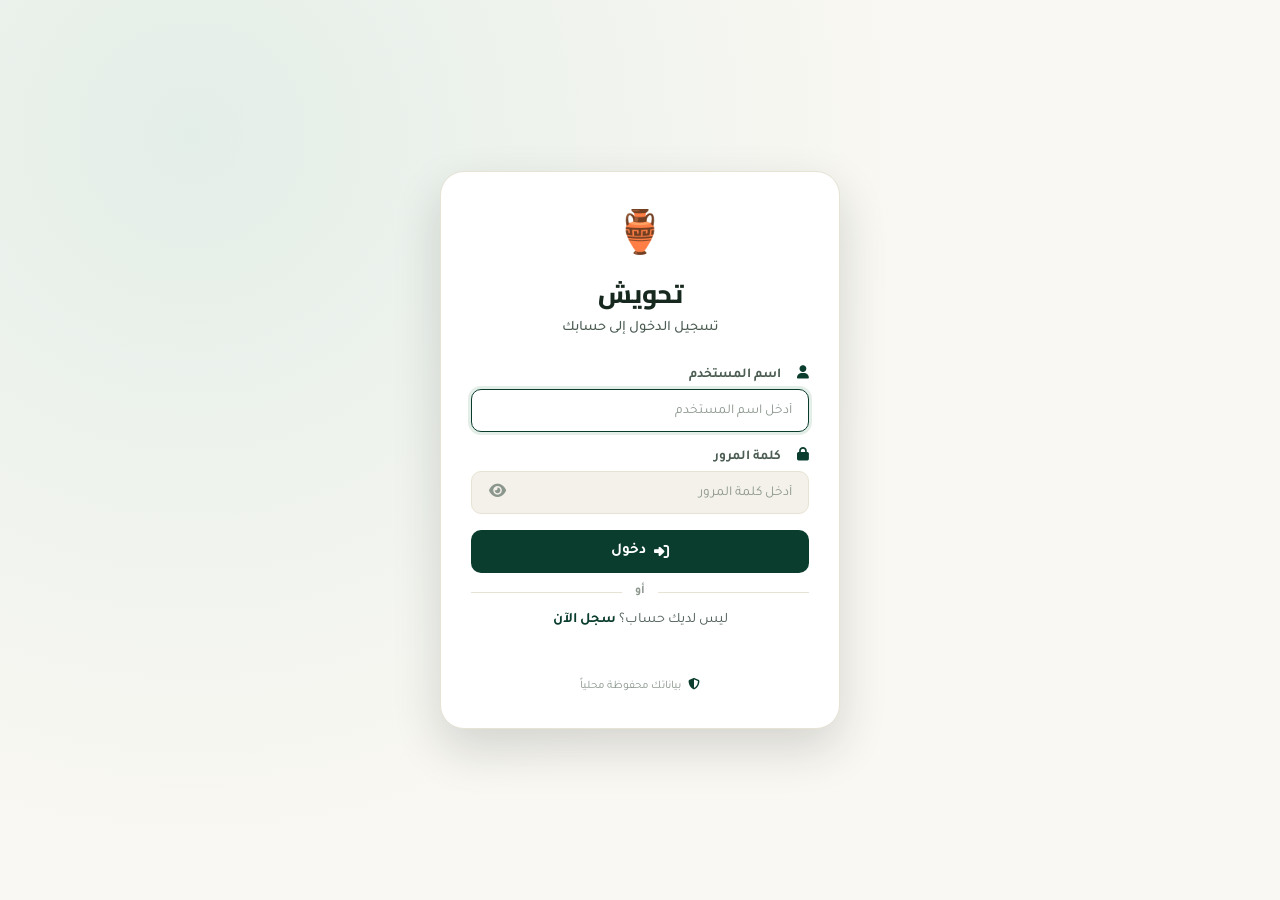
<file: login.html>
<!DOCTYPE html>
<html lang="ar" dir="rtl">
<head>
    <meta charset="UTF-8">
    <meta name="viewport" content="width=device-width, initial-scale=1.0">
    <title>تسجيل الدخول - تحويش</title>
    <link rel="stylesheet" href="https://cdnjs.cloudflare.com/ajax/libs/font-awesome/6.5.0/css/all.min.css">
    <link href="https://fonts.googleapis.com/css2?family=Cairo:wght@700;800;900&family=Tajawal:wght@400;500;600;700;800&display=swap" rel="stylesheet">
    <link rel="stylesheet" href="css/style.css">
    <link rel="stylesheet" href="css/login.css">
</head>
<body class="auth-body">
    <div class="login-container" id="loginContainer">
        <div class="app-header">
            <div class="app-icon">🏺</div>
            <h1>تحويش</h1>
            <p id="formTitle">تسجيل الدخول إلى حسابك</p>
        </div>

        <!-- ===== Login Form ===== -->
        <div id="loginForm">
            <div class="form-group">
                <label><i class="fas fa-user"></i> اسم المستخدم</label>
                <input type="text" id="username" placeholder="أدخل اسم المستخدم" autofocus>
            </div>
            <div class="form-group">
                <label><i class="fas fa-lock"></i> كلمة المرور</label>
                <div class="password-wrapper">
                    <input type="password" id="password" placeholder="أدخل كلمة المرور">
                    <button class="toggle-password" type="button" onclick="togglePassword('password', this)">
                        <i class="fas fa-eye"></i>
                    </button>
                </div>
            </div>
            <button id="loginBtn" class="btn-primary">
                <i class="fas fa-sign-in-alt"></i> دخول
            </button>
            <div class="divider"><span>أو</span></div>
            <div class="switch-row">
                ليس لديك حساب؟ <span class="switch-link" id="showRegister">سجل الآن</span>
            </div>
            <div id="loginError" class="error-msg"></div>
        </div>

        <!-- ===== Register Form ===== -->
        <div id="registerForm" style="display:none;">
            <div class="form-group">
                <label><i class="fas fa-user"></i> اسم المستخدم</label>
                <input type="text" id="regUsername" placeholder="3 أحرف على الأقل">
                <div class="hint-text"><i class="fas fa-info-circle"></i> 3 أحرف أو أكثر</div>
            </div>

            <div class="form-group">
                <label><i class="fas fa-lock"></i> كلمة المرور</label>
                <div class="password-wrapper">
                    <input type="password" id="regPassword" placeholder="8 أحرف على الأقل" oninput="checkPasswordStrength(this.value)">
                    <button class="toggle-password" type="button" onclick="togglePassword('regPassword', this)">
                        <i class="fas fa-eye"></i>
                    </button>
                </div>

                <!-- ===== Password Strength + Actions ===== -->
                <div class="password-strength" id="strengthContainer" style="display:none;">
                    <div class="strength-bar">
                        <div class="segment" id="seg1"></div>
                        <div class="segment" id="seg2"></div>
                        <div class="segment" id="seg3"></div>
                        <div class="segment" id="seg4"></div>
                    </div>
                    <span class="strength-text" id="strengthText">ضعيف</span>

                    <div class="password-actions">
                        <button type="button" class="generate-btn" onclick="generateStrongPassword()">
                            <i class="fas fa-sync-alt"></i> اقتراح
                        </button>
                        <button type="button" class="copy-btn" id="copyBtn" onclick="copyPassword()" style="display:none;">
                            <i class="fas fa-copy"></i> نسخ
                        </button>
                    </div>
                </div>

                <!-- ===== تذكير بحفظ كلمة المرور ===== -->
                <div class="password-reminder" id="passwordReminder">
                    <i class="fas fa-exclamation-triangle"></i>
                    <span>⚠️ <strong>تذكر حفظ كلمة المرور!</strong> لن نتمكن من استعادتها إذا نسيتها</span>
                </div>

                <div class="password-suggestions" id="passwordSuggestions">
                    <i class="fas fa-lightbulb"></i>
                    <span id="suggestionText">كلمة مرور قوية: حروف كبيرة وصغيرة + أرقام + رموز</span>
                </div>
            </div>

            <div class="form-group">
                <label><i class="fas fa-check-circle"></i> تأكيد كلمة المرور</label>
                <div class="password-wrapper">
                    <input type="password" id="regConfirmPassword" placeholder="أكد كلمة المرور">
                    <button class="toggle-password" type="button" onclick="togglePassword('regConfirmPassword', this)">
                        <i class="fas fa-eye"></i>
                    </button>
                </div>
            </div>

            <button id="registerBtn" class="btn-primary">
                <i class="fas fa-user-plus"></i> إنشاء حساب
            </button>
            <div class="divider"><span>أو</span></div>
            <div class="switch-row">
                لديك حساب؟ <span class="switch-link" id="showLogin">سجل الدخول</span>
            </div>
            <div id="registerError" class="error-msg"></div>
        </div>

        <div class="footer">
            <i class="fas fa-shield-alt"></i> بياناتك محفوظة محلياً
        </div>
    </div>

    <script>
        // ===== Toggle Password =====
        function togglePassword(inputId, btn) {
            const input = document.getElementById(inputId);
            const icon = btn.querySelector('i');
            if (input.type === 'password') {
                input.type = 'text';
                icon.className = 'fas fa-eye-slash';
            } else {
                input.type = 'password';
                icon.className = 'fas fa-eye';
            }
        }

        // ================================================================
        // ===== CHECK PASSWORD STRENGTH =====
        // ================================================================
        function checkPasswordStrength(password) {
            const container = document.getElementById('strengthContainer');
            const suggestions = document.getElementById('passwordSuggestions');
            const suggestionText = document.getElementById('suggestionText');
            const reminder = document.getElementById('passwordReminder');
            const copyBtn = document.getElementById('copyBtn');

            if (password.length === 0) {
                container.style.display = 'none';
                suggestions.classList.remove('show');
                reminder.classList.remove('show');
                copyBtn.style.display = 'none';
                return;
            }

            container.style.display = 'flex';
            copyBtn.style.display = 'inline-flex';

            let score = 0;
            const hasLower = /[a-z]/.test(password);
            const hasUpper = /[A-Z]/.test(password);
            const hasNumber = /[0-9]/.test(password);
            const hasSymbol = /[!@#$%^&*(),.?":{}|<>]/.test(password);
            const length = password.length;

            if (length >= 8) score++;
            if (length >= 12) score++;
            if (hasLower) score++;
            if (hasUpper) score++;
            if (hasNumber) score++;
            if (hasSymbol) score++;

            const maxScore = 7;
            const percentage = Math.min((score / maxScore) * 100, 100);

            let level, levelClass;

            if (percentage < 30) {
                level = 'ضعيف';
                levelClass = 'weak';
                suggestionText.textContent = '⚠️ كلمة المرور ضعيفة جداً! استخدم 8 أحرف على الأقل مع حروف وأرقام ورموز';
                reminder.classList.remove('show');
            } else if (percentage < 50) {
                level = 'سهل';
                levelClass = 'easy';
                suggestionText.textContent = '📝 كلمة المرور سهلة. أضف حروف كبيرة وأرقام ورموز لزيادة القوة';
                reminder.classList.remove('show');
            } else if (percentage < 75) {
                level = 'متوسط';
                levelClass = 'medium';
                suggestionText.textContent = '✅ كلمة مرور جيدة. أضف رموز مثل !@#$ لتصبح أقوى';
                reminder.classList.remove('show');
            } else {
                level = 'قوي';
                levelClass = 'strong';
                suggestionText.textContent = '🔒 ممتاز! كلمة مرور قوية جداً';
                reminder.classList.add('show');
            }

            // Update bar
            const segments = ['seg1', 'seg2', 'seg3', 'seg4'];
            const activeCount = Math.min(Math.ceil(percentage / 25), 4);

            segments.forEach(function(id, index) {
                const el = document.getElementById(id);
                el.className = 'segment';
                if (index < activeCount) {
                    el.classList.add('active', levelClass);
                }
            });

            // Update text
            const textEl = document.getElementById('strengthText');
            textEl.textContent = level;
            textEl.className = 'strength-text ' + levelClass;

            // Show suggestions if weak or easy
            if (percentage < 50) {
                suggestions.classList.add('show');
            } else {
                suggestions.classList.remove('show');
            }
        }

        // ================================================================
        // ===== GENERATE STRONG PASSWORD =====
        // ================================================================
        function generateStrongPassword() {
            const lower = 'abcdefghijklmnopqrstuvwxyz';
            const upper = 'ABCDEFGHIJKLMNOPQRSTUVWXYZ';
            const numbers = '0123456789';
            const symbols = '!@#$%^&*()_+-=[]{}|;:,.<>?';
            const all = lower + upper + numbers + symbols;

            let password = '';
            password += lower[Math.floor(Math.random() * lower.length)];
            password += upper[Math.floor(Math.random() * upper.length)];
            password += numbers[Math.floor(Math.random() * numbers.length)];
            password += symbols[Math.floor(Math.random() * symbols.length)];

            for (let i = 4; i < 16; i++) {
                password += all[Math.floor(Math.random() * all.length)];
            }

            password = password.split('').sort(function() {
                return 0.5 - Math.random();
            }).join('');

            // ===== Fill password field =====
            const passwordInput = document.getElementById('regPassword');
            passwordInput.value = password;
            checkPasswordStrength(password);

            // ===== IMPORTANT: Auto-fill confirm password =====
            const confirmInput = document.getElementById('regConfirmPassword');
            confirmInput.value = password;

            // ===== Show copy button =====
            const copyBtn = document.getElementById('copyBtn');
            copyBtn.style.display = 'inline-flex';
            copyBtn.className = 'copy-btn';
            copyBtn.innerHTML = '<i class="fas fa-copy"></i> نسخ';

            // ===== Show reminder =====
            document.getElementById('passwordReminder').classList.add('show');
            document.getElementById('passwordSuggestions').classList.add('show');
            document.getElementById('suggestionText').textContent = '🔑 تم إنشاء كلمة مرور قوية! تم تعبئة حقل التأكيد تلقائياً';

            // ===== Focus on confirm field =====
            confirmInput.focus();
        }

        // ================================================================
        // ===== COPY PASSWORD =====
        // ================================================================
        function copyPassword() {
            const password = document.getElementById('regPassword').value;
            if (!password) return;

            if (navigator.clipboard && navigator.clipboard.writeText) {
                navigator.clipboard.writeText(password).then(function() {
                    showCopySuccess();
                }).catch(function() {
                    fallbackCopy(password);
                });
            } else {
                fallbackCopy(password);
            }
        }

        function fallbackCopy(text) {
            const textarea = document.createElement('textarea');
            textarea.value = text;
            textarea.style.position = 'fixed';
            textarea.style.opacity = '0';
            document.body.appendChild(textarea);
            textarea.select();
            try {
                document.execCommand('copy');
                showCopySuccess();
            } catch (e) {
                showToast('❌ فشل النسخ، حاول يدوياً', 'error');
            }
            document.body.removeChild(textarea);
        }

        function showCopySuccess() {
            const copyBtn = document.getElementById('copyBtn');
            copyBtn.className = 'copy-btn copied';
            copyBtn.innerHTML = '<i class="fas fa-check"></i> تم النسخ';
            setTimeout(function() {
                copyBtn.className = 'copy-btn';
                copyBtn.innerHTML = '<i class="fas fa-copy"></i> نسخ';
            }, 2000);
        }

        // ===== Enter Key Support =====
        document.addEventListener('DOMContentLoaded', function() {
            document.getElementById('password').addEventListener('keydown', function(e) {
                if (e.key === 'Enter') document.getElementById('loginBtn').click();
            });
            document.getElementById('regConfirmPassword').addEventListener('keydown', function(e) {
                if (e.key === 'Enter') document.getElementById('registerBtn').click();
            });
            document.getElementById('regUsername').addEventListener('keydown', function(e) {
                if (e.key === 'Enter') document.getElementById('regPassword').focus();
            });
            document.getElementById('regPassword').addEventListener('keydown', function(e) {
                if (e.key === 'Enter') document.getElementById('regConfirmPassword').focus();
            });
        });
    </script>

    <div id="toastContainer"></div>

    <script src="js/storage.js"></script>
    <script src="js/utils.js"></script>
    <script src="js/auth.js"></script>
</body>
</html>
</file>
<file: css/style.css>
@import url('https://fonts.googleapis.com/css2?family=Cairo:wght@600;700;800;900&family=Tajawal:wght@400;500;700;800&display=swap');

:root {
  --bg: #FAF8F3;
  --surface: #FFFFFF;
  --surface-sunken: #F3F1E9;
  --surface-hover: #ECE9DE;
  --ink: #17281F;
  --ink-soft: #4C5D53;
  --muted: #8B968D;
  --border: #E6E2D4;
  --border-light: #EFEBDE;
  --primary: #0B3D2E;
  --primary-light: #1C5C42;
  --primary-dark: #082B20;
  --primary-tint: #E4EEE8;
  --accent: #C99A3E;
  --accent-light: #E0B75E;
  --accent-dark: #A97E22;
  --accent-tint: #F8EFDA;
  --danger: #C0503A;
  --danger-light: #D97757;
  --danger-tint: #F7E6E1;
  --success: #2F8A5B;
  --success-tint: #E3F1E7;
  --warning: #C99A3E;
  --warning-tint: #FBF3DF;
  --font-display: 'Cairo', 'Segoe UI', sans-serif;
  --font-body: 'Tajawal', 'Segoe UI', sans-serif;
  --radius-sm: 10px;
  --radius-md: 16px;
  --radius-lg: 24px;
  --sidebar-w: 248px;
  --shadow-sm: 0 1px 3px rgba(17, 33, 25, 0.06);
  --shadow-md: 0 10px 28px rgba(17, 33, 25, 0.10);
  --shadow-lg: 0 20px 48px rgba(17, 33, 25, 0.16);
  --transition-base: 0.18s ease;
}

[data-theme="dark"] {
  --bg: #0F1813;
  --surface: #16211B;
  --surface-sunken: #1C2921;
  --surface-hover: #22312A;
  --ink: #EDF3EE;
  --ink-soft: #B7C6BC;
  --muted: #7C8D82;
  --border: #263329;
  --border-light: #202C25;
  --primary: #2E8F63;
  --primary-light: #45AC7E;
  --primary-dark: #1D6F4A;
  --primary-tint: #17281F;
  --accent: #E0B75E;
  --accent-light: #EDCB80;
  --accent-dark: #C99A3E;
  --accent-tint: #2A2417;
  --danger: #E08064;
  --danger-light: #E89C82;
  --danger-tint: #2E1D18;
  --success: #4FBB84;
  --success-tint: #16281F;
  --warning: #E0B75E;
  --warning-tint: #2A2417;
  --shadow-sm: 0 1px 3px rgba(0, 0, 0, 0.28);
  --shadow-md: 0 10px 28px rgba(0, 0, 0, 0.36);
  --shadow-lg: 0 20px 48px rgba(0, 0, 0, 0.5);
}

* { margin: 0; padding: 0; box-sizing: border-box; }
html, body { height: 100%; }

body {
  font-family: var(--font-body);
  background: var(--bg);
  color: var(--ink);
  direction: rtl;
  -webkit-font-smoothing: antialiased;
  transition: background var(--transition-base), color var(--transition-base);
}

h1, h2, h3, h4, .display {
  font-family: var(--font-display);
  color: var(--ink);
  letter-spacing: -0.01em;
}

a { color: inherit; text-decoration: none; }
button { font-family: var(--font-body); cursor: pointer; }
input, select { font-family: var(--font-body); }

::selection { background: var(--accent-tint); color: var(--primary); }

:focus-visible {
  outline: 2px solid var(--accent);
  outline-offset: 2px;
}

::-webkit-scrollbar { width: 10px; height: 10px; }
::-webkit-scrollbar-track { background: transparent; }
::-webkit-scrollbar-thumb { background: var(--border); border-radius: 8px; }
::-webkit-scrollbar-thumb:hover { background: var(--muted); }

.app-shell {
  display: grid;
  grid-template-columns: var(--sidebar-w) 1fr;
  min-height: 100vh;
}

.sidebar {
  background: var(--primary);
  color: #EFF4F1;
  padding: 26px 18px;
  display: flex;
  flex-direction: column;
  gap: 6px;
  position: sticky;
  top: 0;
  height: 100vh;
  border-left: 1px solid rgba(255,255,255,0.06);
}

.sidebar-brand {
  display: flex;
  align-items: center;
  gap: 10px;
  margin-bottom: 30px;
  padding: 0 8px;
}

.sidebar-brand .jar-icon { font-size: 1.6rem; flex-shrink: 0; }
.sidebar-brand span:last-child {
  font-family: var(--font-display);
  font-weight: 800;
  font-size: 1.2rem;
  color: #fff;
}

.sidebar-nav { display: flex; flex-direction: column; gap: 4px; }

.nav-link {
  display: flex;
  align-items: center;
  gap: 12px;
  padding: 11px 14px;
  border-radius: var(--radius-sm);
  color: #C9D9CF;
  font-weight: 500;
  font-size: 0.92rem;
  transition: background 0.18s ease, color 0.18s ease;
}

.nav-link i { width: 20px; font-size: 1rem; opacity: 0.8; text-align: center; }
.nav-link:hover { background: rgba(255,255,255,0.08); color: #fff; }
.nav-link.active {
  background: var(--accent);
  color: var(--primary-dark);
  font-weight: 700;
}
.nav-link.active i { opacity: 1; }

.sidebar-footer {
  margin-top: auto;
  padding-top: 16px;
  border-top: 1px solid rgba(255,255,255,0.1);
}

.sidebar-user {
  display: flex;
  align-items: center;
  gap: 10px;
  padding: 8px 6px;
}

.sidebar-user .avatar {
  width: 34px; height: 34px; border-radius: 50%;
  background: var(--accent);
  color: var(--primary-dark);
  display: flex; align-items: center; justify-content: center;
  font-weight: 800; font-family: var(--font-display);
  flex-shrink: 0;
}

.sidebar-user .meta { min-width: 0; overflow: hidden; }
.sidebar-user .meta .name { color: #fff; font-weight: 700; font-size: 0.88rem; white-space: nowrap; overflow: hidden; text-overflow: ellipsis; }
.sidebar-user .meta .role { color: #A9BEB0; font-size: 0.75rem; }

.main {
  padding: 28px 36px 60px;
  min-width: 0;
}

.topbar {
  display: flex;
  align-items: center;
  justify-content: space-between;
  margin-bottom: 26px;
  flex-wrap: wrap;
  gap: 14px;
}

.topbar-heading { min-width: 0; }
.topbar .eyebrow {
  color: var(--accent-dark);
  font-weight: 700;
  font-size: 0.78rem;
  letter-spacing: 0.04em;
  margin-bottom: 4px;
  display: block;
}
.topbar h1 { font-size: 1.55rem; font-weight: 800; }
.topbar .sub { color: var(--ink-soft); font-size: 0.86rem; margin-top: 4px; }

.topbar-actions {
  display: flex;
  align-items: center;
  gap: 8px;
  flex-wrap: wrap;
}

.icon-btn-circle {
  width: 38px; height: 38px;
  border-radius: 50%;
  border: 1.5px solid var(--border);
  background: var(--surface);
  color: var(--ink-soft);
  display: flex; align-items: center; justify-content: center;
  font-size: 0.95rem;
  transition: var(--transition-base);
  flex-shrink: 0;
}
.icon-btn-circle:hover { background: var(--surface-sunken); color: var(--ink); }
.icon-btn-circle.danger:hover { background: var(--danger-tint); color: var(--danger); border-color: var(--danger); }

.card {
  background: var(--surface);
  border-radius: var(--radius-md);
  border: 1px solid var(--border);
  box-shadow: var(--shadow-sm);
  padding: 20px 24px;
}

.grid-stats {
  display: grid;
  grid-template-columns: repeat(auto-fit, minmax(200px, 1fr));
  gap: 14px;
  margin-bottom: 22px;
}

.stat-card {
  background: var(--surface);
  border: 1px solid var(--border);
  border-radius: var(--radius-md);
  padding: 18px 22px;
  position: relative;
  overflow: hidden;
}

.stat-card .label { color: var(--ink-soft); font-size: 0.8rem; font-weight: 500; margin-bottom: 6px; }
.stat-card .value { font-family: var(--font-display); font-size: 1.5rem; font-weight: 800; }
.stat-card .delta { font-size: 0.78rem; font-weight: 700; margin-top: 6px; display: inline-flex; align-items: center; gap: 4px; }

.stat-card.balance { border-top: 3px solid var(--primary); }
.stat-card.income .value { color: var(--success); }
.stat-card.income { border-top: 3px solid var(--success); }
.stat-card.expense .value { color: var(--danger); }
.stat-card.expense { border-top: 3px solid var(--danger); }
.stat-card.savings { border-top: 3px solid var(--accent); }
.stat-card.savings .value { color: var(--accent-dark); }

.section-title {
  font-family: var(--font-display);
  font-weight: 800;
  font-size: 1rem;
  margin-bottom: 12px;
  display: flex;
  align-items: center;
  justify-content: space-between;
  flex-wrap: wrap;
  gap: 8px;
}
.section-title .link { font-size: 0.8rem; font-weight: 700; color: var(--primary); }
[data-theme="dark"] .section-title .link { color: var(--primary-light); }

.two-col {
  display: grid;
  grid-template-columns: 1.3fr 1fr;
  gap: 18px;
  align-items: start;
}

.category-item, .transaction-item {
  display: flex;
  justify-content: space-between;
  align-items: center;
  padding: 10px 6px;
  border-bottom: 1px solid var(--border-light);
  font-size: 0.85rem;
}
.category-item:last-child, .transaction-item:last-child { border-bottom: none; }
.transaction-item strong { display: block; font-size: 0.88rem; font-weight: 700; }
.transaction-item small { color: var(--muted); font-size: 0.72rem; }
.transaction-item span.income { color: var(--success); font-weight: 700; }
.transaction-item span.expense { color: var(--danger); font-weight: 700; }

.empty-state, p.empty {
  text-align: center;
  padding: 32px 16px;
  color: var(--muted);
  font-size: 0.85rem;
}

.btn, .btn-primary, .btn-secondary, .btn-danger, .btn-danger-outline, .btn-ghost, .btn-accent {
  display: inline-flex;
  align-items: center;
  justify-content: center;
  gap: 8px;
  padding: 10px 18px;
  border-radius: var(--radius-sm);
  border: none;
  font-weight: 700;
  font-size: 0.9rem;
  font-family: var(--font-body);
  transition: transform 0.15s ease, box-shadow 0.15s ease, background 0.15s ease;
}

.btn-primary { background: var(--primary); color: #fff; }
.btn-primary:hover { background: var(--primary-light); box-shadow: var(--shadow-md); }
.btn-accent { background: var(--accent); color: var(--primary-dark); }
.btn-accent:hover { background: var(--accent-light); }
.btn-secondary, .btn-ghost {
  background: var(--surface-sunken);
  color: var(--ink);
  border: 1px solid var(--border);
}
.btn-secondary:hover, .btn-ghost:hover { background: var(--surface-hover); }
.btn-danger { background: var(--danger); color: #fff; }
.btn-danger:hover { background: var(--danger-light); }
.btn-danger-outline { background: transparent; color: var(--danger); border: 1px solid var(--danger); }
.btn-danger-outline:hover { background: var(--danger-tint); }
.btn-block { width: 100%; }
.btn-sm { padding: 6px 12px; font-size: 0.78rem; }

.jar-goal-card {
  background: var(--surface);
  border: 1px solid var(--border);
  border-radius: var(--radius-lg);
  padding: 20px;
  display: flex;
  flex-direction: column;
  align-items: center;
  text-align: center;
  gap: 12px;
}

.jar-wrap { position: relative; width: 96px; height: 120px; margin-top: 4px; }
.jar-neck {
  position: absolute; top: 0; left: 50%; transform: translateX(-50%);
  width: 36px; height: 12px;
  background: var(--surface-sunken);
  border: 2.5px solid var(--ink);
  border-bottom: none;
  border-radius: 6px 6px 0 0;
}
.jar-body {
  position: absolute; top: 10px; left: 0;
  width: 96px; height: 110px;
  border: 2.5px solid var(--ink);
  border-radius: 12px 12px 20px 20px;
  overflow: hidden;
  background: var(--surface-sunken);
}
.jar-fill {
  position: absolute; bottom: 0; left: 0; right: 0; height: 0%;
  background: linear-gradient(180deg, var(--accent-light), var(--accent));
  transition: height 1s cubic-bezier(0.22, 1, 0.36, 1);
}
.jar-fill::before {
  content: ''; position: absolute; top: -6px; left: 0; right: 0; height: 12px;
  background: inherit; border-radius: 50%; opacity: 0.9;
}
.jar-pct {
  position: absolute; inset: 0;
  display: flex; align-items: center; justify-content: center;
  font-family: var(--font-display); font-weight: 800; font-size: 1rem;
  color: var(--ink); z-index: 2;
  mix-blend-mode: normal;
}

.goal-name { font-weight: 800; font-size: 0.95rem; }
.goal-meta { color: var(--muted); font-size: 0.78rem; }
.goal-progress-bar { width: 100%; height: 6px; background: var(--surface-sunken); border-radius: 4px; overflow: hidden; }
.goal-progress-bar > div {
  height: 100%; background: linear-gradient(90deg, var(--accent), var(--accent-light));
  border-radius: 4px; transition: width 0.8s ease;
}
#savingGoalBar.completed { background: linear-gradient(90deg, var(--success), #4FBB84); }

.budget-bar { height: 10px; background: var(--surface-sunken); border-radius: 6px; overflow: hidden; }
.budget-bar > div { height: 100%; border-radius: 6px; background: var(--success); transition: width 0.6s ease; }
.budget-bar > div.warning { background: var(--warning); }
.budget-bar > div.danger { background: var(--danger); }

.form-group { margin-bottom: 14px; }
.form-group label {
  display: block; margin-bottom: 4px;
  font-weight: 700; font-size: 0.82rem; color: var(--ink-soft);
}

.input, select.input, input[type="text"], input[type="number"], input[type="date"], input[type="password"],
.settings-control input, #searchInput, #categoryFilter, #typeFilter, #dateFilter, #startDate, #endDate,
.transactionModal input, .transactionModal select, .modal-box input, .modal-box select,
#transactionForm input, #transactionForm select, #transactionForm .input {
  width: 100%;
  padding: 10px 12px;
  border: 1.5px solid var(--border);
  border-radius: var(--radius-sm);
  background: var(--surface-sunken);
  font-size: 0.9rem;
  color: var(--ink);
  outline: none;
  transition: border-color 0.18s ease, background 0.18s ease;
}

select.input, select, .modal-box select, #transactionForm select, .filter-group select, #category {
  -webkit-appearance: none;
  -moz-appearance: none;
  appearance: none;
  background-image: url("data:image/svg+xml,%3Csvg xmlns='http://www.w3.org/2000/svg' width='14' height='14' viewBox='0 0 14 14'%3E%3Cpath d='M7 10L1 4h12z' fill='%238B968D'/%3E%3C/svg%3E") !important;
  background-repeat: no-repeat !important;
  background-position: left 12px center !important;
  background-size: 14px !important;
  padding-left: 34px !important;
  cursor: pointer;
}

[data-theme="dark"] select.input, [data-theme="dark"] select, [data-theme="dark"] .modal-box select,
[data-theme="dark"] #transactionForm select, [data-theme="dark"] .filter-group select, [data-theme="dark"] #category {
  background-image: url("data:image/svg+xml,%3Csvg xmlns='http://www.w3.org/2000/svg' width='14' height='14' viewBox='0 0 14 14'%3E%3Cpath d='M7 10L1 4h12z' fill='%237C8D82'/%3E%3C/svg%3E") !important;
}

.input:focus, input:focus, select:focus, .modal-box select:focus, #transactionForm select:focus, #transactionForm .input:focus { 
  border-color: var(--primary); 
  background: var(--surface); 
  outline: none;
  box-shadow: 0 0 0 3px var(--primary-tint);
}

select option { background: var(--surface); color: var(--ink); padding: 8px; }
[data-theme="dark"] select option { background: #16211B; color: #EDF3EE; }

.type-toggle { display: flex; gap: 8px; margin-bottom: 14px; }
.type-toggle .toggle-option { flex: 1; position: relative; display: block; }
.type-toggle .toggle-option input {
  position: absolute; opacity: 0; width: 100%; height: 100%; margin: 0; cursor: pointer;
}
.type-toggle .toggle-option span {
  display: block; padding: 9px 8px; text-align: center; border-radius: var(--radius-sm);
  border: 1.5px solid var(--border); background: var(--surface); font-weight: 700;
  font-size: 0.85rem; color: var(--ink-soft); transition: all 0.18s ease;
}
.type-toggle .toggle-option.income input:checked + span { background: var(--success-tint); border-color: var(--success); color: var(--success); }
.type-toggle .toggle-option.expense input:checked + span { background: var(--danger-tint); border-color: var(--danger); color: var(--danger); }
.type-toggle .toggle-option input:focus-visible + span { outline: 2px solid var(--accent); outline-offset: 2px; }

.radio-group { display: flex; gap: 14px; }
.radio-group label { display: flex; align-items: center; gap: 6px; font-size: 0.88rem; color: var(--ink-soft); cursor: pointer; }

.toast {
  position: fixed; bottom: 24px; left: 50%;
  transform: translateX(-50%) translateY(20px);
  background: var(--ink); color: var(--bg);
  padding: 10px 20px; border-radius: var(--radius-sm);
  font-size: 0.82rem; font-weight: 600;
  opacity: 0; animation: toastIn 0.28s ease forwards, toastOut 0.28s ease 2.6s forwards;
  z-index: 999; box-shadow: var(--shadow-lg);
  pointer-events: none;
}
.toast.error { background: var(--danger); color: #fff; }
.toast.success { background: var(--primary); color: #fff; }
.toast.warning { background: var(--accent); color: var(--primary-dark); }

@keyframes toastIn { to { opacity: 1; transform: translateX(-50%) translateY(0); } }
@keyframes toastOut { to { opacity: 0; transform: translateX(-50%) translateY(10px); } }

#toastContainer {
  position: fixed; bottom: 0; left: 0; right: 0;
  display: flex; flex-direction: column; align-items: center; gap: 8px;
  pointer-events: none; z-index: 999;
}
#toastContainer .toast { position: static; transform: none; animation: toastIn 0.28s ease forwards, toastOut 0.28s ease 2.6s forwards; }

.modal-overlay, .modal {
  position: fixed; inset: 0;
  background: rgba(15, 24, 19, 0.5);
  display: none;
  align-items: center; justify-content: center;
  z-index: 500;
  padding: 20px;
}
.modal-overlay.active, .modal.active { display: flex; }

.modal-box, .modal-content {
  background: var(--surface);
  border-radius: var(--radius-lg);
  padding: 24px;
  width: 100%;
  max-width: 440px;
  box-shadow: var(--shadow-lg);
  max-height: 90vh;
  overflow-y: auto;
}

.modal-header {
  display: flex; justify-content: space-between; align-items: center;
  margin-bottom: 16px;
}
.modal-header h2, .modal-header h3 { font-size: 1.05rem; }
.modal-close, .modal-header button {
  width: 30px; height: 30px; border-radius: 8px;
  border: none; background: var(--surface-sunken);
  color: var(--ink-soft);
  display: flex; align-items: center; justify-content: center;
  font-size: 1.2rem;
  cursor: pointer;
  transition: var(--transition-base);
}
.modal-close:hover, .modal-header button:hover { background: var(--surface-hover); color: var(--ink); }

.delete-modal, .delete-message { text-align: center; }
.delete-message { padding: 16px 0; }
.delete-message i { font-size: 2.5rem; color: var(--danger); }
.delete-message p { margin: 12px 0; color: var(--ink-soft); }
.delete-message .delete-details, #deleteDetails, #clearDetails { font-weight: 700; color: var(--ink); }
.delete-actions { display: flex; gap: 8px; justify-content: center; }

.header-title { display: flex; align-items: center; gap: 10px; }
.info-btn {
  width: 30px; height: 30px; border-radius: 50%;
  border: 1.5px solid var(--border);
  background: var(--surface);
  color: var(--primary);
  display: flex; align-items: center; justify-content: center;
  font-size: 0.9rem;
  transition: var(--transition-base);
}
[data-theme="dark"] .info-btn { color: var(--primary-light); }
.info-btn:hover { background: var(--primary-tint); border-color: var(--primary); }

.popover-overlay {
  position: fixed; inset: 0; background: rgba(15, 24, 19, 0.45);
  z-index: 400; opacity: 0; pointer-events: none; transition: opacity 0.2s ease;
}
.popover-overlay.active { opacity: 1; pointer-events: auto; }

.info-popover {
  position: fixed; top: 50%; left: 50%;
  transform: translate(-50%, -50%) scale(0.95);
  width: 100%; max-width: 420px;
  max-height: 82vh; overflow-y: auto;
  background: var(--surface);
  border-radius: var(--radius-lg);
  box-shadow: var(--shadow-lg);
  z-index: 450;
  opacity: 0; pointer-events: none;
  transition: all 0.22s ease;
}
.info-popover.active { opacity: 1; pointer-events: auto; transform: translate(-50%, -50%) scale(1); }

.popover-header {
  display: flex; justify-content: space-between; align-items: center;
  padding: 18px 20px; border-bottom: 1px solid var(--border-light);
}
.popover-header h3 { font-size: 1rem; }
.popover-close {
  width: 28px; height: 28px; border-radius: 8px; border: none;
  background: var(--surface-sunken); color: var(--ink-soft);
  font-size: 1.1rem; cursor: pointer;
}
.popover-close:hover { background: var(--surface-hover); }

.popover-body { padding: 16px 20px 20px; display: flex; flex-direction: column; gap: 14px; }
.info-item { display: flex; gap: 12px; align-items: flex-start; }
.info-item .info-icon { font-size: 1.2rem; flex-shrink: 0; }
.info-item strong { display: block; font-size: 0.88rem; margin-bottom: 2px; }
.info-item p { font-size: 0.8rem; color: var(--ink-soft); line-height: 1.5; }

.footer {
  text-align: center;
  padding: 18px 12px 90px;
  color: var(--muted);
  font-size: 0.75rem;
}
.footer p { margin: 2px 0; }
.footer strong { color: var(--ink-soft); }
.footer-credit { opacity: 0.8; }

@media (max-width: 880px) {
  .app-shell { grid-template-columns: 1fr; }

  .sidebar {
    position: fixed !important;
    bottom: 20px !important;
    left: 50% !important;
    transform: translateX(-50%) !important;
    width: auto !important;
    min-width: 180px !important;
    max-width: 340px !important;
    height: auto !important;
    max-height: 56px !important;
    flex-direction: row !important;
    align-items: center !important;
    justify-content: center !important;
    padding: 6px 14px calc(8px + env(safe-area-inset-bottom)) !important;
    gap: 2px !important;
    z-index: 100 !important;
    background: var(--primary) !important;
    box-shadow: 0 8px 40px rgba(0, 0, 0, 0.35) !important;
    border-left: none !important;
    border-top: 1px solid rgba(255, 255, 255, 0.1) !important;
    border-radius: 26px !important;
    backdrop-filter: blur(16px) !important;
    -webkit-backdrop-filter: blur(16px) !important;
    overflow: hidden !important;
  }

  [data-theme="dark"] .sidebar {
    background: #1C2921 !important;
    box-shadow: 0 8px 40px rgba(0, 0, 0, 0.6) !important;
  }

  .sidebar-brand, .sidebar-footer { display: none !important; }

  .sidebar-nav {
    flex-direction: row !important;
    width: 100% !important;
    gap: 2px !important;
    justify-content: center !important;
  }

  .nav-link {
    flex-direction: column !important;
    gap: 0px !important;
    font-size: 0.5rem !important;
    padding: 4px 8px !important;
    flex: 1 !important;
    text-align: center !important;
    border-radius: 12px !important;
    color: #C9D9CF !important;
    transition: all 0.25s ease !important;
    min-width: 36px !important;
    background: transparent !important;
    height: auto !important;
  }

  .nav-link span {
    display: block !important;
    font-size: 0.4rem !important;
    font-weight: 500 !important;
    line-height: 1.2 !important;
  }

  .nav-link i {
    font-size: 0.9rem !important;
    opacity: 0.8 !important;
    margin: 0 !important;
  }

  .nav-link.active {
    background: var(--accent) !important;
    color: var(--primary-dark) !important;
    border-radius: 12px !important;
    transform: scale(1.02) !important;
  }
  .nav-link.active i { opacity: 1 !important; }
  .nav-link:hover {
    background: rgba(255, 255, 255, 0.1) !important;
    color: #fff !important;
    border-radius: 12px !important;
  }

  .main { padding: 14px 12px 90px !important; }

  .topbar {
    display: flex !important;
    flex-direction: row !important;
    align-items: center !important;
    justify-content: space-between !important;
    gap: 6px !important;
    margin-bottom: 16px !important;
    flex-wrap: nowrap !important;
  }

  .topbar-heading {
    flex: 1 !important;
    min-width: 0 !important;
    text-align: right !important;
  }

  .topbar-heading .eyebrow {
    font-size: 0.55rem !important;
    display: block !important;
    margin-bottom: 0 !important;
  }

  .topbar-heading h1 {
    font-size: 0.95rem !important;
    margin: 0 !important;
  }

  .topbar-heading .sub {
    display: none !important;
  }

  .topbar-actions {
    display: flex !important;
    align-items: center !important;
    gap: 4px !important;
    flex-shrink: 0 !important;
  }

  .icon-btn-circle {
    width: 28px !important;
    height: 28px !important;
    font-size: 0.65rem !important;
    border-radius: 50% !important;
  }

  #addBtn {
    font-size: 0.6rem !important;
    padding: 4px 8px !important;
    white-space: nowrap !important;
  }

  .grid-stats {
    display: grid !important;
    grid-template-columns: 1fr 1fr !important;
    gap: 6px !important;
    margin-bottom: 14px !important;
  }

  .stat-card {
    padding: 8px 10px !important;
  }

  .stat-card .label {
    font-size: 0.6rem !important;
  }

  .stat-card .value {
    font-size: 0.85rem !important;
  }

  .stat-card .delta {
    font-size: 0.6rem !important;
  }

  .two-col {
    display: grid !important;
    grid-template-columns: 1fr !important;
    gap: 12px !important;
  }

  .card {
    padding: 14px 16px !important;
  }

  .section-title {
    font-size: 0.8rem !important;
    flex-direction: row !important;
    align-items: center !important;
    justify-content: space-between !important;
  }

  .footer {
    padding: 12px 10px 85px !important;
    font-size: 0.55rem !important;
  }

  .modal-box, .modal-content {
    padding: 14px !important;
    max-width: 95% !important;
  }

  .settings-row {
    flex-direction: column !important;
    align-items: stretch !important;
    gap: 0.4rem !important;
  }

  .settings-control {
    min-width: unset !important;
    width: 100% !important;
    flex-wrap: wrap !important;
  }

  .settings-control input {
    min-width: unset !important;
    width: 100% !important;
  }

  .settings-control .btn-primary,
  .settings-control .btn-secondary,
  .settings-control .btn-danger {
    width: 100% !important;
  }

  .sub-budgets-grid {
    grid-template-columns: 1fr 1fr !important;
  }

  .analytics-stats {
    grid-template-columns: 1fr 1fr !important;
    gap: 0.4rem !important;
  }

  .period-selector {
    justify-content: center !important;
    flex-wrap: wrap !important;
  }

  .period-btn {
    font-size: 0.55rem !important;
    padding: 0.2rem 0.5rem !important;
  }

  .stat-card-analytics {
    padding: 0.5rem 0.6rem !important;
  }

  .stat-card-analytics .stat-value {
    font-size: 0.8rem !important;
  }

  .chart-container {
    height: 150px !important;
  }

  .charts-grid {
    grid-template-columns: 1fr !important;
  }

  .breakdown-grid {
    grid-template-columns: 1fr 1fr !important;
  }

  .filters-grid {
    grid-template-columns: 1fr !important;
    gap: 0.3rem !important;
  }

  .filters-section {
    padding: 0.5rem 0.6rem !important;
  }

  .transaction-item-full {
    grid-template-columns: 1fr !important;
    gap: 0.2rem !important;
    padding: 0.4rem !important;
  }

  .transaction-actions {
    justify-self: end !important;
  }

  .filters-stats {
    flex-direction: column !important;
    text-align: center !important;
    gap: 0.1rem !important;
    font-size: 0.65rem !important;
  }

  .stats-right {
    justify-content: center !important;
    gap: 0.3rem !important;
    flex-wrap: wrap !important;
  }

  .saving-goal-controls {
    flex-direction: column !important;
    align-items: stretch !important;
  }

  .saving-goal-controls input {
    width: 100% !important;
  }

  .info-popover {
    max-width: 92% !important;
  }

  .jar-wrap {
    width: 60px !important;
    height: 78px !important;
  }

  .jar-body {
    width: 60px !important;
    height: 70px !important;
  }

  .jar-neck {
    width: 24px !important;
    height: 8px !important;
  }

  .jar-pct {
    font-size: 0.65rem !important;
  }
}

@media (max-width: 480px) {
  .grid-stats {
    grid-template-columns: 1fr !important;
  }

  .stat-card .value {
    font-size: 0.8rem !important;
  }

  .topbar-heading h1 {
    font-size: 0.85rem !important;
  }

  .topbar-heading .eyebrow {
    font-size: 0.5rem !important;
  }

  .sidebar {
    min-width: 140px !important;
    max-width: 260px !important;
    max-height: 48px !important;
    padding: 4px 8px calc(6px + env(safe-area-inset-bottom)) !important;
    border-radius: 20px !important;
    bottom: 14px !important;
  }

  .nav-link {
    font-size: 0.4rem !important;
    padding: 2px 5px !important;
    border-radius: 10px !important;
    min-width: 28px !important;
  }

  .nav-link i {
    font-size: 0.75rem !important;
  }

  .nav-link span {
    font-size: 0.35rem !important;
  }

  .icon-btn-circle {
    width: 22px !important;
    height: 22px !important;
    font-size: 0.5rem !important;
  }

  #addBtn {
    font-size: 0.5rem !important;
    padding: 2px 6px !important;
  }

  .main {
    padding: 10px 6px 75px !important;
  }

  .footer {
    padding: 10px 6px 75px !important;
    font-size: 0.5rem !important;
  }

  .modal-box, .modal-content {
    padding: 10px !important;
  }

  .sub-budgets-grid {
    grid-template-columns: 1fr !important;
  }

  .analytics-stats {
    grid-template-columns: 1fr !important;
  }

  .breakdown-grid {
    grid-template-columns: 1fr !important;
  }

  .chart-container {
    height: 130px !important;
  }

  .chart-card {
    padding: 0.5rem 0.6rem !important;
  }

  .filters-section {
    padding: 0.4rem 0.5rem !important;
  }

  .transaction-item-full {
    padding: 0.3rem !important;
  }

  .transaction-info .title {
    font-size: 0.7rem !important;
  }

  .transaction-amount {
    font-size: 0.75rem !important;
  }

  .stats-right {
    flex-direction: column !important;
    gap: 0.1rem !important;
  }

  .settings-card {
    padding: 0.5rem 0.6rem !important;
  }

  .settings-section h2 {
    font-size: 0.7rem !important;
  }

  .about-stats {
    flex-direction: column !important;
    gap: 0.1rem !important;
    align-items: center !important;
  }
}

@media print {
  .sidebar, .footer, .topbar-actions, .period-selector, #addBtn, #toastContainer,
  .info-btn, .info-popover, .popover-overlay { display: none !important; }
  .app-shell { display: block !important; }
  .main { padding: 0 !important; }
  body { background: #fff !important; color: #000 !important; }
  .card, .stat-card, .settings-card, .chart-card, .filters-section, .transactions-list {
    box-shadow: none !important; border: 1px solid #ddd !important; break-inside: avoid !important;
  }
  .chart-container { height: 200px !important; }
}
</file>
<file: css/login.css>
/* ================================================================
   login.css — تسجيل الدخول / إنشاء حساب
   نفس هوية "تحويش" (يعتمد على متغيرات style.css)
   ================================================================ */

body.auth-body {
  min-height: 100vh;
  display: flex;
  justify-content: center;
  align-items: center;
  padding: 20px;
  background: radial-gradient(circle at 15% 15%, var(--primary-tint), var(--bg) 55%);
}

.login-container {
  max-width: 400px;
  width: 100%;
  padding: 2.2rem 1.9rem;
  background: var(--surface);
  border-radius: var(--radius-lg);
  box-shadow: var(--shadow-lg);
  border: 1px solid var(--border);
  transition: box-shadow 0.25s ease;
}

.app-header { text-align: center; margin-bottom: 1.8rem; }

.app-icon { font-size: 2.6rem; margin-bottom: 0.3rem; }

.app-header h1 {
  font-size: 1.6rem;
  font-weight: 800;
  letter-spacing: -0.02em;
}

.app-header p { color: var(--ink-soft); font-size: 0.9rem; font-weight: 500; margin-top: 2px; }

.form-group { margin-bottom: 1rem; }

.form-group label {
  display: block;
  margin-bottom: 0.35rem;
  color: var(--ink-soft);
  font-weight: 700;
  font-size: 0.85rem;
}
.form-group label i { margin-left: 0.4rem; color: var(--primary); width: 18px; }
[data-theme="dark"] .form-group label i { color: var(--primary-light); }

.form-group input {
  width: 100%;
  padding: 0.7rem 1rem;
  border: 1.5px solid var(--border);
  border-radius: var(--radius-sm);
  background: var(--surface-sunken);
  color: var(--ink);
  font-size: 0.95rem;
  font-family: var(--font-body);
  transition: all 0.2s ease;
  outline: none;
}
.form-group input:focus {
  border-color: var(--primary);
  background: var(--surface);
  box-shadow: 0 0 0 3px var(--primary-tint);
}
.form-group input::placeholder { color: var(--muted); font-size: 0.85rem; }

.hint-text { font-size: 0.7rem; color: var(--muted); margin-top: 0.25rem; }
.hint-text i { color: var(--accent-dark); margin-left: 0.2rem; }

.password-wrapper { position: relative; }
.password-wrapper input { padding-left: 2.8rem; }

.toggle-password {
  position: absolute; left: 12px; top: 50%; transform: translateY(-50%);
  background: none; border: none; color: var(--muted);
  cursor: pointer; font-size: 0.95rem; padding: 4px 6px; border-radius: 8px;
  transition: all 0.2s ease;
}
.toggle-password:hover { color: var(--primary); background: var(--primary-tint); }

/* ===== قوة كلمة المرور ===== */
.password-strength { margin-top: 0.5rem; display: flex; align-items: center; gap: 0.6rem; flex-wrap: wrap; }

.strength-bar { flex: 1; height: 4px; border-radius: 2px; overflow: hidden; display: flex; gap: 3px; min-width: 80px; }
.strength-bar .segment { flex: 1; height: 100%; background: var(--border); transition: all 0.4s ease; border-radius: 2px; }

.strength-bar .segment.active.weak { background: var(--danger); }
.strength-bar .segment.active.easy { background: var(--accent); }
.strength-bar .segment.active.medium { background: var(--accent-light); }
.strength-bar .segment.active.strong { background: var(--success); }

.strength-text { font-size: 0.7rem; font-weight: 700; min-width: 35px; color: var(--muted); }
.strength-text.weak { color: var(--danger); }
.strength-text.easy { color: var(--accent-dark); }
.strength-text.medium { color: var(--accent-dark); }
.strength-text.strong { color: var(--success); }

.password-actions { display: flex; align-items: center; gap: 0.4rem; flex-wrap: wrap; }

.generate-btn {
  background: none; border: 1.5px dashed var(--primary); color: var(--primary);
  padding: 0.22rem 0.7rem; border-radius: 6px; cursor: pointer;
  font-size: 0.65rem; font-family: var(--font-body); font-weight: 700;
  transition: all 0.2s ease; display: inline-flex; align-items: center; gap: 0.3rem; white-space: nowrap;
}
.generate-btn:hover { background: var(--primary); color: #fff; border-color: var(--primary); }
[data-theme="dark"] .generate-btn { color: var(--primary-light); border-color: var(--primary-light); }
[data-theme="dark"] .generate-btn:hover { background: var(--primary-light); color: var(--primary-dark); }

.copy-btn {
  background: none; border: 1.5px solid var(--border); color: var(--ink-soft);
  padding: 0.22rem 0.7rem; border-radius: 6px; cursor: pointer;
  font-size: 0.65rem; font-family: var(--font-body); font-weight: 700;
  transition: all 0.2s ease; display: inline-flex; align-items: center; gap: 0.3rem; white-space: nowrap;
}
.copy-btn:hover { border-color: var(--primary); color: var(--primary); background: var(--primary-tint); }
.copy-btn.copied { border-color: var(--success); color: var(--success); background: var(--success-tint); }

.password-reminder {
  margin-top: 0.4rem; padding: 0.45rem 0.7rem;
  background: var(--warning-tint); border-radius: 8px;
  border-right: 3px solid var(--accent); font-size: 0.75rem; color: var(--accent-dark);
  display: none;
}
.password-reminder.show { display: block; animation: fadeSlide 0.3s ease; }
.password-reminder i { margin-left: 0.3rem; color: var(--accent); }
.password-reminder strong { color: var(--accent-dark); }

@keyframes fadeSlide { from { opacity: 0; transform: translateY(-5px); } to { opacity: 1; transform: translateY(0); } }

.password-suggestions {
  margin-top: 0.3rem; padding: 0.45rem 0.7rem;
  background: var(--success-tint); border-radius: 8px; font-size: 0.75rem; color: var(--success);
  display: none; border-right: 3px solid var(--success);
}
.password-suggestions.show { display: block; }
.password-suggestions i { margin-left: 0.3rem; }

.btn-primary {
  width: 100%; padding: 0.78rem;
  background: var(--primary); color: #fff; border: none; border-radius: var(--radius-sm);
  font-size: 0.95rem; font-weight: 700; font-family: var(--font-body);
  cursor: pointer; transition: all 0.2s ease;
  display: flex; align-items: center; justify-content: center; gap: 0.5rem;
  margin-top: 0.3rem;
}
.btn-primary:hover { background: var(--primary-light); transform: translateY(-2px); box-shadow: var(--shadow-md); }
.btn-primary:active { transform: translateY(0); }

.divider { margin: 1.2rem 0; border-top: 1px solid var(--border); position: relative; }
.divider span {
  position: absolute; top: -9px; left: 50%; transform: translateX(-50%);
  background: var(--surface); padding: 0 0.8rem; color: var(--muted); font-size: 0.75rem; font-weight: 700;
}

.switch-row { text-align: center; font-size: 0.9rem; color: var(--ink-soft); margin-top: 0.3rem; }
.switch-link { color: var(--primary); cursor: pointer; font-weight: 700; transition: all 0.2s ease; }
.switch-link:hover { color: var(--primary-light); text-decoration: underline; }
[data-theme="dark"] .switch-link { color: var(--primary-light); }

.error-msg { margin-top: 0.6rem; font-size: 0.85rem; min-height: 1.3rem; font-weight: 700; }
.error-msg:not(:empty) {
  padding: 0.45rem 0.7rem; border-radius: 8px;
  background: var(--danger-tint); color: var(--danger); border-right: 3px solid var(--danger);
}
.error-msg.success:not(:empty) { background: var(--success-tint); color: var(--success); border-right-color: var(--success); }

.footer { text-align: center; margin-top: 1.2rem; color: var(--muted); font-size: 0.72rem; padding: 0; }
.footer i { color: var(--primary); margin-left: 0.2rem; }
[data-theme="dark"] .footer i { color: var(--primary-light); }

/* ===== الوضع الليلي التلقائي حسب نظام الجهاز ===== */
@media (prefers-color-scheme: dark) {
  body.auth-body:not([data-theme="light"]) {
    --bg: #0F1813; --surface: #16211B; --surface-sunken: #1C2921; --surface-hover: #22312A;
    --ink: #EDF3EE; --ink-soft: #B7C6BC; --muted: #7C8D82; --border: #263329; --border-light: #202C25;
    --primary: #2E8F63; --primary-light: #45AC7E; --primary-dark: #1D6F4A; --primary-tint: #17281F;
    --accent: #E0B75E; --accent-light: #EDCB80; --accent-dark: #C99A3E; --accent-tint: #2A2417;
    --danger: #E08064; --danger-tint: #2E1D18; --success: #4FBB84; --success-tint: #16281F; --warning-tint: #2A2417;
  }
}

@media (max-width: 420px) {
  .login-container { padding: 1.6rem 1.1rem; border-radius: var(--radius-md); }
  .app-header h1 { font-size: 1.35rem; }
  .app-icon { font-size: 2.2rem; }
  .form-group input { font-size: 0.85rem; padding: 0.6rem 0.8rem; }
  .btn-primary { font-size: 0.85rem; padding: 0.65rem; }
  .password-strength { gap: 0.4rem; }
  .strength-bar { min-width: 60px; }
  .password-actions { gap: 0.3rem; }
}
</file>
<file: css/settings.css>
/* ================================================================
   settings.css — أنماط صفحة الإعدادات
   ================================================================ */

.settings-section { margin-bottom: 1.5rem; }
.settings-section h2 {
  color: var(--ink);
  font-size: 1rem;
  font-weight: 700;
  margin-bottom: 0.8rem;
  border-right: 3px solid var(--primary);
  padding-right: 0.6rem;
}

.settings-card {
  background: var(--surface);
  border: 1px solid var(--border);
  border-radius: var(--radius-md);
  padding: 1.2rem 1.5rem;
  box-shadow: var(--shadow-sm);
}

.settings-row { display: flex; justify-content: space-between; align-items: center; gap: 1.5rem; }
.settings-row.danger .settings-label span { color: var(--danger); }

.settings-label { flex: 1; min-width: 0; }
.settings-label i { margin-left: 0.4rem; width: 18px; color: var(--primary); font-size: 0.9rem; }
[data-theme="dark"] .settings-label i { color: var(--primary-light); }
.settings-label span { font-weight: 700; color: var(--ink); }
.settings-desc { font-size: 0.8rem; color: var(--ink-soft); margin-top: 0.15rem; margin-right: 1.8rem; }

.settings-control { display: flex; align-items: center; gap: 0.6rem; min-width: 190px; }
.settings-control input { min-width: 100px; }

.settings-divider { height: 1px; background: var(--border-light); margin: 1rem 0; }

.settings-month {
  margin-top: 0.8rem; padding-top: 0.8rem;
  border-top: 1px solid var(--border-light);
  color: var(--ink-soft); font-size: 0.8rem; text-align: center;
}
.settings-month strong { color: var(--primary); }
[data-theme="dark"] .settings-month strong { color: var(--primary-light); }

.sub-budgets-grid {
  display: grid;
  grid-template-columns: repeat(auto-fill, minmax(200px, 1fr));
  gap: 0.6rem;
  margin-top: 0.8rem;
}

.sub-budget-item {
  display: flex; flex-direction: column; gap: 0.2rem;
  padding: 0.7rem 0.9rem;
  background: var(--surface-sunken);
  border-radius: var(--radius-sm);
  border-right: 3px solid var(--primary);
}
.sub-budget-item label { font-weight: 700; color: var(--ink); font-size: 0.8rem; display: flex; align-items: center; gap: 0.4rem; }
.sub-budget-item .budget-input { display: flex; align-items: center; gap: 0.4rem; }
.sub-budget-item .budget-input input { flex: 1; padding: 0.35rem 0.5rem; font-size: 0.85rem; background: var(--surface); }
.sub-budget-item .budget-input span { color: var(--ink-soft); font-size: 0.75rem; }

.sub-budget-progress { margin-top: 0.2rem; }
.sub-budget-progress .stats { display: flex; justify-content: space-between; font-size: 0.65rem; color: var(--ink-soft); }
.sub-budget-progress .progress-bar { height: 4px; background: var(--surface-hover); border-radius: 4px; overflow: hidden; margin-top: 0.2rem; }
.sub-budget-progress .progress-bar .fill { height: 100%; background: var(--success); border-radius: 4px; transition: width 0.3s ease; }
.sub-budget-progress .progress-bar .fill.warning { background: var(--warning); }
.sub-budget-progress .progress-bar .fill.danger { background: var(--danger); }

.about-content { color: var(--ink-soft); line-height: 1.8; }
.about-content p { margin-bottom: 0.3rem; }
.about-content p strong { color: var(--ink); }
.about-stats {
  display: flex; gap: 1.5rem; margin-top: 0.8rem; padding-top: 0.8rem;
  border-top: 1px solid var(--border-light); flex-wrap: wrap;
}
.about-stats span { font-weight: 700; color: var(--ink); font-size: 0.85rem; }

@media (max-width: 768px) {
  .settings-row { flex-direction: column; align-items: stretch; gap: 0.6rem; }
  .settings-control { min-width: unset; width: 100%; flex-wrap: wrap; }
  .settings-control input { min-width: unset; width: 100%; }
  .settings-control .btn-primary, .settings-control .btn-secondary, .settings-control .btn-danger { width: 100%; }
  .settings-desc { margin-right: 0; }
  .sub-budgets-grid { grid-template-columns: 1fr 1fr; }
  .about-stats { flex-direction: column; gap: 0.3rem; align-items: center; }
}

@media (max-width: 480px) {
  .settings-card { padding: 0.9rem 1rem; }
  .settings-section h2 { font-size: 0.9rem; }
  .sub-budgets-grid { grid-template-columns: 1fr; }
}

.sub-budget-item.danger {
    border-right-color: var(--danger);
    background: var(--danger-tint);
}

.sub-budget-item.warning {
    border-right-color: var(--warning);
    background: var(--warning-tint);
}

.sub-budget-item .status-text {
    font-size: 0.7rem;
    font-weight: 700;
    margin-top: 0.2rem;
    padding: 0.2rem 0.4rem;
    border-radius: 4px;
}

.sub-budget-item .status-text.danger {
    color: var(--danger);
    background: rgba(192, 80, 58, 0.1);
}

.sub-budget-item .status-text.warning {
    color: var(--accent-dark);
    background: rgba(201, 154, 62, 0.1);
}

[data-theme="dark"] .sub-budget-item.danger {
    background: rgba(224, 128, 100, 0.15);
}

[data-theme="dark"] .sub-budget-item.warning {
    background: rgba(224, 183, 94, 0.15);
}
</file>
<file: css/responsive.css>
/* ================================================================
   responsive.css - تحسينات إضافية
   ================================================================ */

/*الملف للإضافات المستقبلية*/
</file>
<file: css/transactions.css>
.filters-section {
  background: var(--surface);
  border: 1px solid var(--border);
  border-radius: var(--radius-md);
  padding: 1rem 1.2rem;
  margin-bottom: 1.5rem;
}

.filters-grid { display: grid; grid-template-columns: 2fr 1fr 1fr 1fr; gap: 0.8rem; }

.filter-group {
  display: flex; align-items: center;
  background: var(--surface-sunken);
  border: 1.5px solid var(--border);
  border-radius: var(--radius-sm);
  overflow: hidden;
  transition: var(--transition-base);
}
.filter-group:focus-within { border-color: var(--primary); }
.filter-group i { padding: 0 0.6rem; color: var(--muted); font-size: 0.85rem; }
.filter-group input, .filter-group select {
  flex: 1; padding: 0.5rem 0.6rem 0.5rem 0.4rem; border: none; background: transparent;
  color: var(--ink); font-size: 0.85rem; outline: none;
}
.filter-group select { cursor: pointer; }

#customDateRange {
  display: flex; align-items: center; gap: 0.8rem;
  margin-top: 0.8rem; padding-top: 0.8rem;
  border-top: 1px solid var(--border-light); flex-wrap: wrap;
}
#customDateRange input { width: auto; }

.filters-stats {
  display: flex; justify-content: space-between; align-items: center;
  margin-top: 0.8rem; padding-top: 0.8rem;
  border-top: 1px solid var(--border-light);
  color: var(--ink-soft); font-size: 0.85rem; flex-wrap: wrap; gap: 0.5rem;
}
.stats-left span, .stats-right span { font-weight: 600; }
#filteredTotal { color: var(--primary); font-weight: 800; }
[data-theme="dark"] #filteredTotal { color: var(--primary-light); }
#filteredDetails { color: var(--muted); font-weight: 400; font-size: 0.8rem; }

.transactions-list {
  background: var(--surface);
  border: 1px solid var(--border);
  border-radius: var(--radius-md);
  padding: 0.6rem 1.2rem;
  min-height: 150px;
}

.transaction-item-full {
  display: grid;
  grid-template-columns: 38px 1fr auto auto;
  gap: 0.8rem;
  align-items: center;
  padding: 0.7rem 0.4rem;
  border-bottom: 1px solid var(--border-light);
  transition: var(--transition-base);
}
.transaction-item-full:last-child { border-bottom: none; }
.transaction-item-full:hover { background: var(--surface-sunken); border-radius: var(--radius-sm); }

.transaction-item-full .meta span {
    display: inline-flex;
    align-items: center;
    gap: 6px;
    padding: 3px 10px;
    border-radius: 20px;
    font-size: 0.75rem;
    font-weight: 600;
    background: var(--surface-sunken);
    color: var(--ink-soft);
}

.transaction-item-full .meta span i.fa-utensils { color: #FF6B6B; }
.transaction-item-full .meta span i.fa-car { color: #4ECDC4; }
.transaction-item-full .meta span i.fa-graduation-cap { color: #45B7D1; }
.transaction-item-full .meta span i.fa-gamepad { color: #96CEB4; }
.transaction-item-full .meta span i.fa-shopping-bag { color: #FFEAA7; }
.transaction-item-full .meta span i.fa-file-invoice { color: #FF9800; }
.transaction-item-full .meta span i.fa-heartbeat { color: #E91E63; }
.transaction-item-full .meta span i.fa-home { color: #DDA0DD; }
.transaction-item-full .meta span i.fa-wallet { color: #00C853; }

.transaction-item-full .meta span:has(.fa-utensils) { background: rgba(255, 107, 107, 0.12); color: #FF6B6B; }
.transaction-item-full .meta span:has(.fa-car) { background: rgba(78, 205, 196, 0.12); color: #4ECDC4; }
.transaction-item-full .meta span:has(.fa-graduation-cap) { background: rgba(69, 183, 209, 0.12); color: #45B7D1; }
.transaction-item-full .meta span:has(.fa-gamepad) { background: rgba(150, 206, 180, 0.12); color: #2d7a6b; }
.transaction-item-full .meta span:has(.fa-shopping-bag) { background: rgba(255, 234, 167, 0.25); color: #b7950b; }
.transaction-item-full .meta span:has(.fa-file-invoice) { background: rgba(255, 152, 0, 0.12); color: #FF9800; }
.transaction-item-full .meta span:has(.fa-heartbeat) { background: rgba(233, 30, 99, 0.12); color: #E91E63; }
.transaction-item-full .meta span:has(.fa-home) { background: rgba(221, 160, 221, 0.15); color: #9b59b6; }
.transaction-item-full .meta span:has(.fa-wallet) { background: rgba(0, 200, 83, 0.12); color: #00C853; }

.transaction-icon {
    width: 40px;
    height: 40px;
    border-radius: 50%;
    display: flex;
    align-items: center;
    justify-content: center;
    font-size: 1rem;
    flex-shrink: 0;
}

.transaction-icon.income {
    background: rgba(0, 200, 83, 0.15);
    color: #00C853;
}

.transaction-icon.expense {
    background: rgba(255, 107, 107, 0.15);
    color: #FF6B6B;
}

.transaction-item-full .meta {
    display: flex;
    gap: 10px;
    flex-wrap: wrap;
    margin-top: 3px;
}

.transaction-item-full .meta span {
    display: inline-flex;
    align-items: center;
    gap: 5px;
    padding: 2px 10px 2px 8px;
    border-radius: 20px;
    font-size: 0.75rem;
    font-weight: 600;
}

.transaction-amount {
    font-family: var(--font-display);
    font-weight: 800;
    font-size: 1.05rem;
    white-space: nowrap;
}

.transaction-amount.income {
    color: #00C853;
}

.transaction-amount.expense {
    color: #FF6B6B;
}

#transactionForm select {
    width: 100%;
    padding: 10px 12px 10px 34px;
    border: 1.5px solid var(--border);
    border-radius: var(--radius-sm);
    background: var(--surface-sunken);
    font-size: 0.9rem;
    color: var(--ink);
    outline: none;
    cursor: pointer;
    transition: border-color 0.18s ease, background 0.18s ease;
}

#transactionForm select:focus {
    border-color: var(--primary);
    background-color: var(--surface);
    outline: none;
    box-shadow: 0 0 0 3px var(--primary-tint);
}

#transactionForm select option {
    background: var(--surface);
    color: var(--ink);
    padding: 8px;
}

[data-theme="dark"] #transactionForm select option {
    background: #16211B;
    color: #EDF3EE;
}

@media (max-width: 1024px) {
  .filters-grid { grid-template-columns: 1fr 1fr; }
}

@media (max-width: 768px) {
  .filters-grid { grid-template-columns: 1fr; gap: 0.5rem; }
  .filters-section { padding: 0.9rem 1rem; }
  .transaction-item-full { grid-template-columns: 1fr; gap: 0.4rem; padding: 0.6rem; }
  .transaction-actions { justify-self: end; }
  .filters-stats { flex-direction: column; text-align: center; gap: 0.3rem; }
  .stats-right { justify-content: center; gap: 0.6rem; flex-wrap: wrap; }
}

@media (max-width: 480px) {
  .filters-section { padding: 0.7rem 0.9rem; }
  .transaction-item-full { padding: 0.5rem; }
  .transaction-info .title { font-size: 0.85rem; }
  .transaction-amount { font-size: 0.9rem; }
  .stats-right { flex-direction: column; gap: 0.2rem; }
}
</file>
